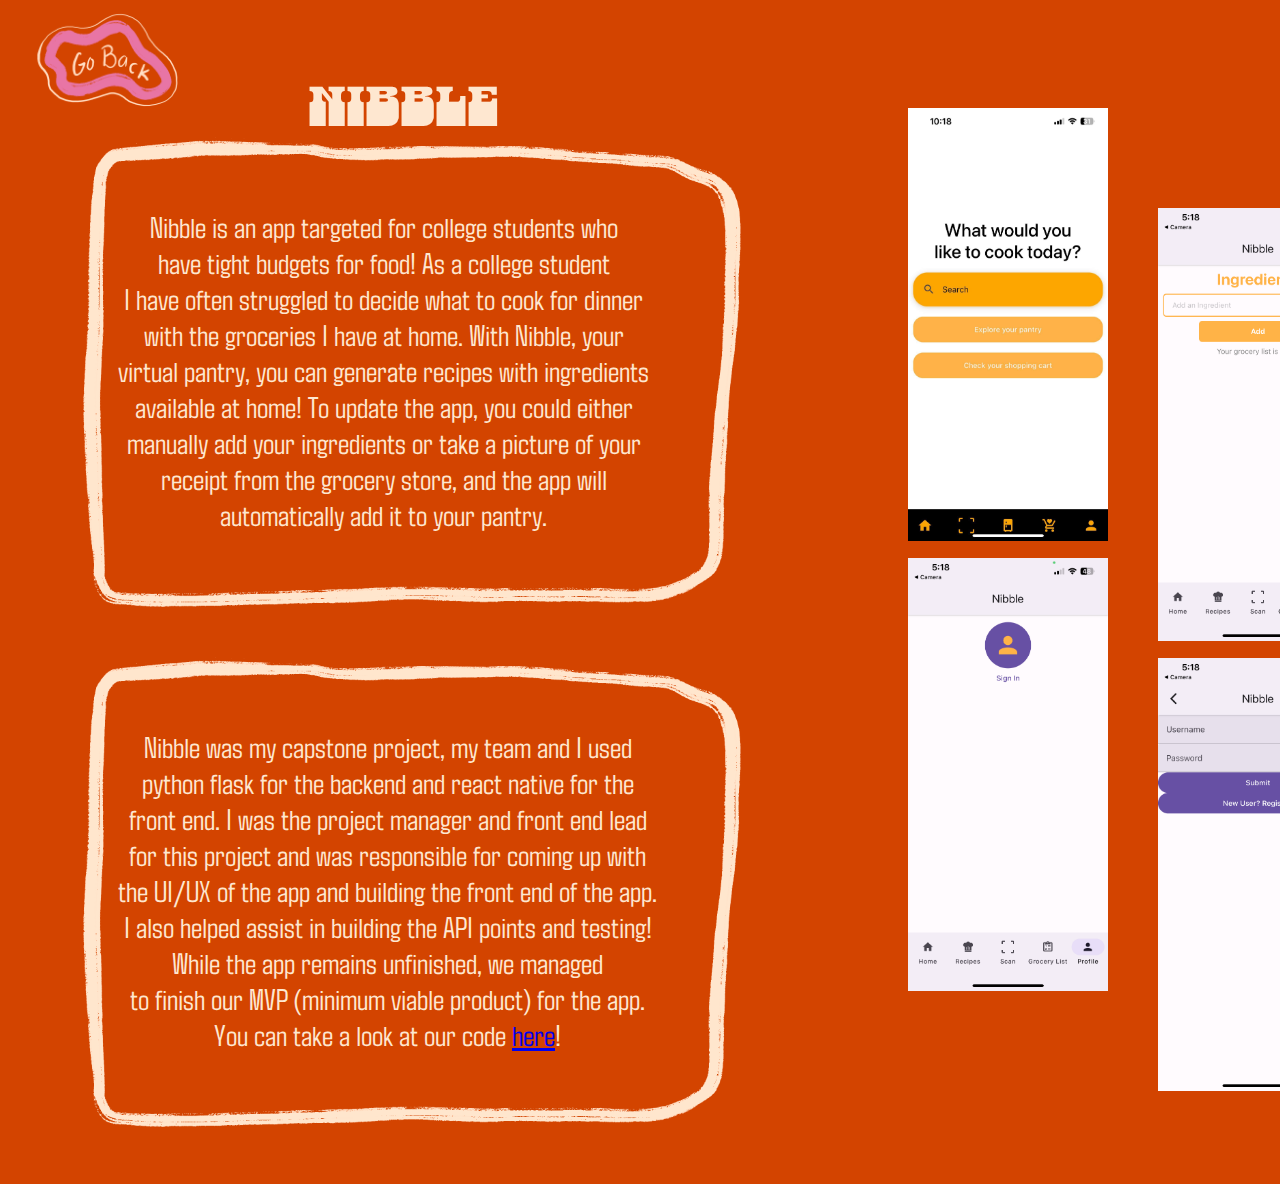
<file: nibble.html>
<!DOCTYPE html>
<html>
    <head>
        <title>NZ - My Projects - Nibble</title>
        <meta name="viewport" content="width=device-width, initial-scale=1.0" />
        <meta charset="UTF-8" />
        <link rel="stylesheet" href="nibble.css" />
        
      </head>

      <body>
        
            <a href="project.html">
                <img class="back" src="images/back-nib.png" width="200px" height="288px">
            
            <img class="hover" src="images/back-hover.png" width="200px" height="288px">
        </a>
        
        

          <div class="title">
              NIBBLE
          </div>

          <img class="one" src="images/nibble1.JPG" width="200px" height="433px">
          <img class="two" src="images/nibble2.PNG" width="200px" height="433px">
          <img class="three" src="images/nibble3.PNG" width="200px" height="433px">
          <img class="four" src="images/nibble4.PNG" width="200px" height="433px">
          <img class="box1" src="images/box.png" width="800px" height="556px">
          <img class="box2" src="images/box.png" width="800px" height="556px">
          <div class="text">
            Nibble is an app targeted for college students who <br>have tight budgets for food! 
            As a college student<br>  I have often struggled to decide what to cook for dinner <br> with 
            the groceries I have at home. With Nibble, your <br> virtual pantry, you can generate 
            recipes with ingredients <br> available at home! To update the app, you could either <br>manually 
            add your ingredients or take a picture of your  <br> receipt from the grocery store, and the app 
            will<br> automatically add it to your pantry.

          </div>

            <div class="text2">
            Nibble was my capstone project, my team and I used <br> python flask for the backend and react 
            native for the <br>front end. I was the project manager and front end lead <br> for this project and was 
            responsible for coming up with <br> the UI/UX of the app and building the front end of the app. <br>I also 
            helped assist in building the API points and testing! <br> While the app remains unfinished, we managed <br>
            to finish our MVP (minimum viable product) for the app. <br> You can take a look  at our code <a href="https://github.com/orgs/4BitsInANibble/repositories">here</a>!<br>
            
          </div>
      </body>
</html>
</file>
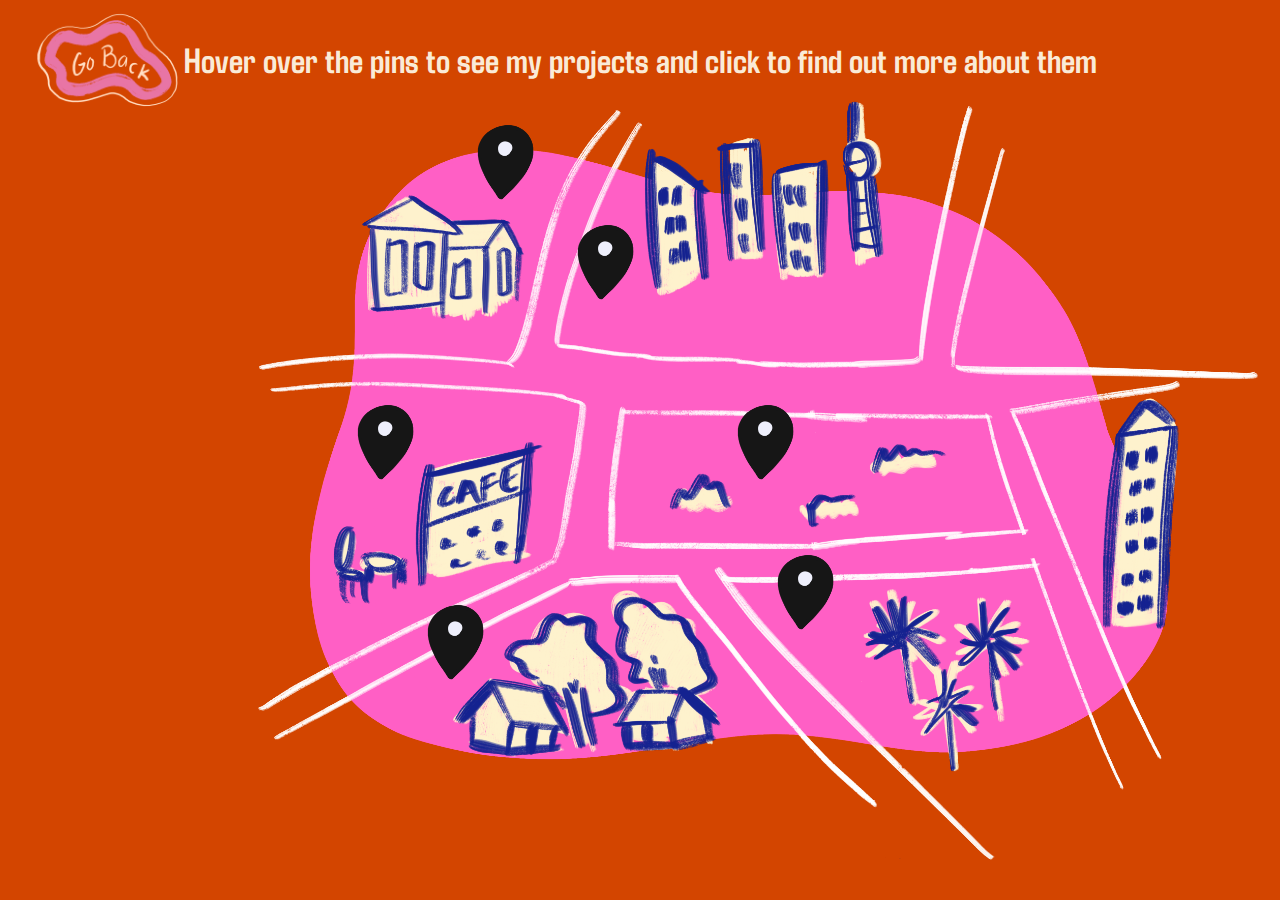
<file: project.html>
<!DOCTYPE html>
<html>
    <head>
        <title>Nashra Zaman - My Projects</title>
        <meta name="viewport" content="width=device-width, initial-scale=1.0" />
        <meta charset="UTF-8" />
        <link rel="stylesheet" href="project.css" />
        <script src="project.js"></script>
      </head>

      <body>
        <a href="index.html">
          <img class="back" src="images/back-nib.png" width="200px" height="288px">
      
      <img class="hover" src="images/back-hover.png" width="200px" height="288px">
  </a>
        
        <img class="bg" src="images/projects/bg.png" width="1200px" height="834px">
        <div class="pin-hover">
          <a href="nibble.html">
            <img class="pin" id="pin-nibble" src="images/projects/pin.png" width="100px" height="108px">
          </a>
          <div class="texts" id="nibble">
            NIBBLE <br> 
            A pantry tracking app <br>
            React Native<br> Python Flask <br> MongoDB
          </div>
        </div>
        
        <div class="ait-hover">
          <a href="https://github.com/nashrazaman/AIT-Final-Project">
            <img class="pin" id="pin-ait" src="images/projects/pin.png" width="100px" height="108px">
          </a>
          <div class="text-ait" id="nibble">
            Your Story <br> 
            Choose your own adventure game <br>
            Express.js<br> MongoDB <br> Node.js
          </div>
        </div>
          
        <div class="beat-hover">
          <a href="https://abbytime.itch.io/beat-quest">
            <img class="pin" id="pin-beat" src="images/projects/pin.png" width="100px" height="108px">
          </a>
          <div class="text-beat" id="nibble">
            Beat Quest - A platformer game<br> 
            GameMaker<br>Procreate
          </div>
        </div>
          
        <div class="zine-hover">
          <a href="odbhoot.pdf" download="Odbhoot">
            <img class="pin" id="pin-zine" src="images/projects/pin.png" width="100px" height="108px">
          </a>

  
          <div class="text-zine">
            Odbhoot - A Zine<br>
            Adobe Illustrator<br>Procreate<br>Adobe Photoshop
          </div>
        </div>
          
        <div class="font-hover">
          <a href="https://editor.p5js.org/nashrazaman/full/r3JB4eMta">
            <img class="pin" id="pin-font" src="images/projects/pin.png" width="100px" height="108px">
          </a> 
          <div class="text-font">
            Font Generator<br>
            P5.js
          </div>
        </div>
          
        <div class="bd-hover">
          <a href="https://nashrazaman.github.io/Intro-To-Web-Dev/culture_bd/index.html"> 
            <img class="pin" id="pin-bd" src="images/projects/pin.png" width="100px" height="108px">
          </a> 
          <div class="text-bd">
            Bangladesh - A website<br>
            CSS<br>HTML
          </div>
        </div>
          
        
        <img class="bg" src="images/projects/bg.png" width="1200px" height="834px">
        
        <div class="title">
            Hover over the pins to see my projects and click to find out more about them
        </div>
        
    
      </body>
</html>
</file>
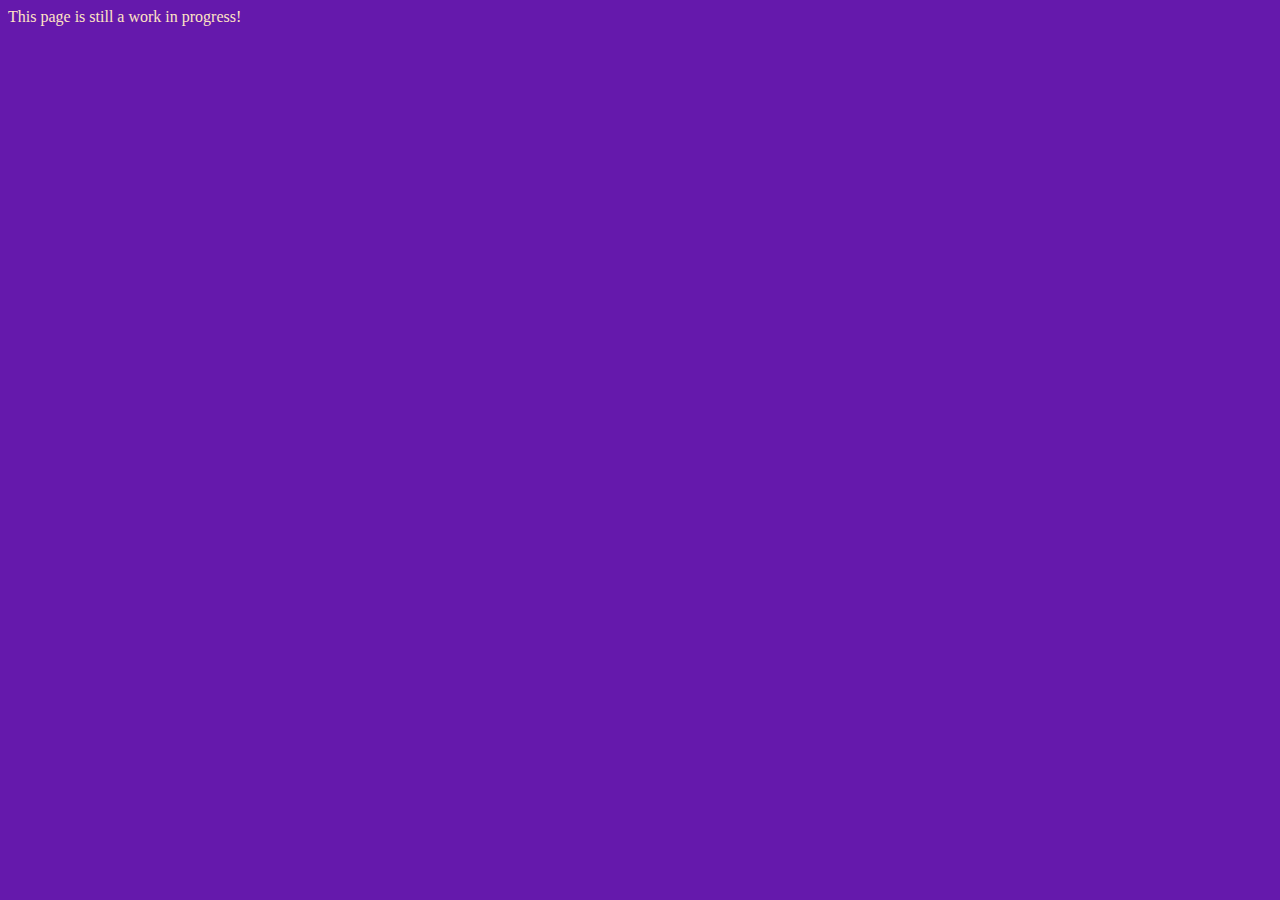
<file: writing.html>
<!DOCTYPE html>
<html>
    <head>
    <title>Nashra Zaman - My Writing</title>
    <meta name="viewport" content="width=device-width, initial-scale=1.0" />
    <meta charset="UTF-8" />
    <link rel="stylesheet" href="writing.css" />
    
  </head>

  <body>
      This page is still a work in progress!
  </body>

</html>
</file>
<file: nibble.css>
@import url('https://fonts.googleapis.com/css2?family=Agdasima:wght@700&display=swap');
@import url('https://fonts.googleapis.com/css2?family=Danfo&display=swap');
 
html, body{
    background-color: #d34400;
}

div{
    font-family: "Agdasima", sans-serif;
    text-align: center;
    color: #fee7d0;
    font-size: 30px;
}

.text{
    position: absolute;
    margin-top: 200px;
    margin-left: 110px;
}

.text2{
    position: absolute;
    margin-top: 720px;
    margin-left: 110px;
}

img{
    position: absolute;
}

.one{
    margin-top: 100px;
    margin-left: 900px;
    
}

.two{
    margin-left: 1150px;
    margin-top: 200px;
}

.three{
    margin-left: 900px;
    margin-top: 550px;
}

.four{
    margin-top: 650px;
    margin-left: 1150px;
}

.box1{
    margin-top: 100px;
}

.box2{
    margin-top: 620px;
}

.title{
    position: absolute;
    margin-left: 300px;
    margin-top: 60px;
    font-family: "Danfo", serif;
    font-optical-sizing: auto;
    font-weight: 400;
    font-style: normal;
    font-variation-settings: "ELSH" 0;
    font-size: 55px;
}

.back{
    margin-top: -70px;
}
.hover{
    margin-top: -70px;
}
</file>
<file: project.css>
@import url('https://fonts.googleapis.com/css2?family=Roboto+Mono:ital,wght@0,100..700;1,100..700&display=swap');
@import url('https://fonts.googleapis.com/css2?family=Agdasima:wght@700&display=swap');
html, body{
    background-color: #d34500;
    overflow: hidden;
}


.bg{
    position: absolute;
    margin-top: 50px;
    margin-left: 130px;
}

#pin-nibble{
    position: absolute;
    margin-left: 710px;
    margin-top: 380px;
    z-index: 1000;
}

#pin-ait{
    position: absolute;
    z-index: 1000;
    margin-top: 100px;
    margin-left: 450px;
}

#pin-font{
    position: absolute;
    z-index: 1000;
    margin-top: 530px;
    margin-left: 750px;
}

#pin-zine{
    position: absolute;
    z-index: 1000;
    margin-top: 380px;
    margin-left: 330px;
}

#pin-beat{
    position: absolute;
    margin-left: 550px;
    margin-top: 200px;
    z-index: 1000;
 
    
}

#pin-bd{
    position: absolute;
    z-index: 1000;
    margin-top: 580px;
    margin-left: 400px;
    
}

.pin{
    transition: transform 0.3s ease-in-out;
    animation: float 3s ease-in-out infinite;
}

.pin:hover {
    animation: floatHover 1.5s ease-in-out infinite;
}

@keyframes floatHover {
    0% {
        transform: translateY(0px);
    }
    50% {
        transform: translateY(-15px);
    }
    100% {
        transform: translateY(0px);
    }
}

.texts{
    color: white;
    font-family: "Roboto Mono", monospace;
    font-optical-sizing: auto;
    font-weight: 600;
    font-style: normal;
    text-align: center;
}

.texts{
    position: absolute;
    margin-top: 400px;
    margin-left: 1190px;
    z-index: 5000;
    /* display: none; */
    opacity: 0;
    transition: opacity 1s ease-in-out;
    
}

.text-ait{
    color: white;
    font-family: "Roboto Mono", monospace;
    font-optical-sizing: auto;
    font-weight: 600;
    font-style: normal;
    text-align: center;
    position: absolute;
    margin-top: 170px;
    margin-left: 30px;
    z-index: 5000;
    /* display: none; */
    opacity: 0;
    transition: opacity 1s ease-in-out;

}


.pin-hover:hover .texts {
    /* display: block; Show text when pin is hovered */
    opacity: 1;
}

.ait-hover:hover .text-ait{
    opacity: 1;
}

.text-ait{
    color: white;
    font-family: "Roboto Mono", monospace;
    font-optical-sizing: auto;
    font-weight: 600;
    font-style: normal;
    text-align: center;
    position: absolute;
    margin-top: 170px;
    margin-left: 30px;
    z-index: 5000;
    opacity: 0;
    transition: opacity 1s ease-in-out;

}

.text-beat{
    color: white;
    font-family: "Roboto Mono", monospace;
    font-optical-sizing: auto;
    font-weight: 600;
    font-style: normal;
    text-align: center;
    position: absolute;
    margin-top: 170px;
    margin-left: 1080px;
    z-index: 5000;
    opacity: 0;
    transition: opacity 1s ease-in-out;
}

.beat-hover:hover .text-beat{
    opacity: 1;
}

.text-zine{
    color: white;
    font-family: "Roboto Mono", monospace;
    font-optical-sizing: auto;
    font-weight: 600;
    font-style: normal;
    text-align: center;
    position: absolute;
    margin-top: 420px;
    margin-left: 100px;
    z-index: 5000;
    opacity: 0;
    transition: opacity 1s ease-in-out;
}

.zine-hover:hover .text-zine{
    opacity: 1;
}

.text-font{
    color: white;
    font-family: "Roboto Mono", monospace;
    font-optical-sizing: auto;
    font-weight: 600;
    font-style: normal;
    text-align: center;
    position: absolute;
    margin-top: 620px;
    margin-left: 1200px;
    z-index: 5000;
    opacity: 0;
    transition: opacity 1s ease-in-out;
}

.font-hover:hover .text-font{
    opacity: 1;
}

.text-bd{
    color: white;
    font-family: "Roboto Mono", monospace;
    font-optical-sizing: auto;
    font-weight: 600;
    font-style: normal;
    text-align: center;
    position: absolute;
    margin-top: 620px;
    margin-left: 70px;
    z-index: 5000;
    opacity: 0;
    transition: opacity 1s ease-in-out;
}

.bd-hover:hover .text-bd{
    opacity: 1;
}

.title{
    font-family: "Agdasima", sans-serif;
    font-weight: 700;
    font-style: normal;
    font-size: 35px;
    text-align: center;
    margin-top: 30px;
    color: antiquewhite;
}

.back{
    position: absolute;
    margin-top: -70px;
}
.hover{
    position: absolute;
    margin-top: -70px;
}
</file>
<file: writing.css>
html{
    background-color: rgb(101, 25, 172);
    color: bisque;
}
</file>
